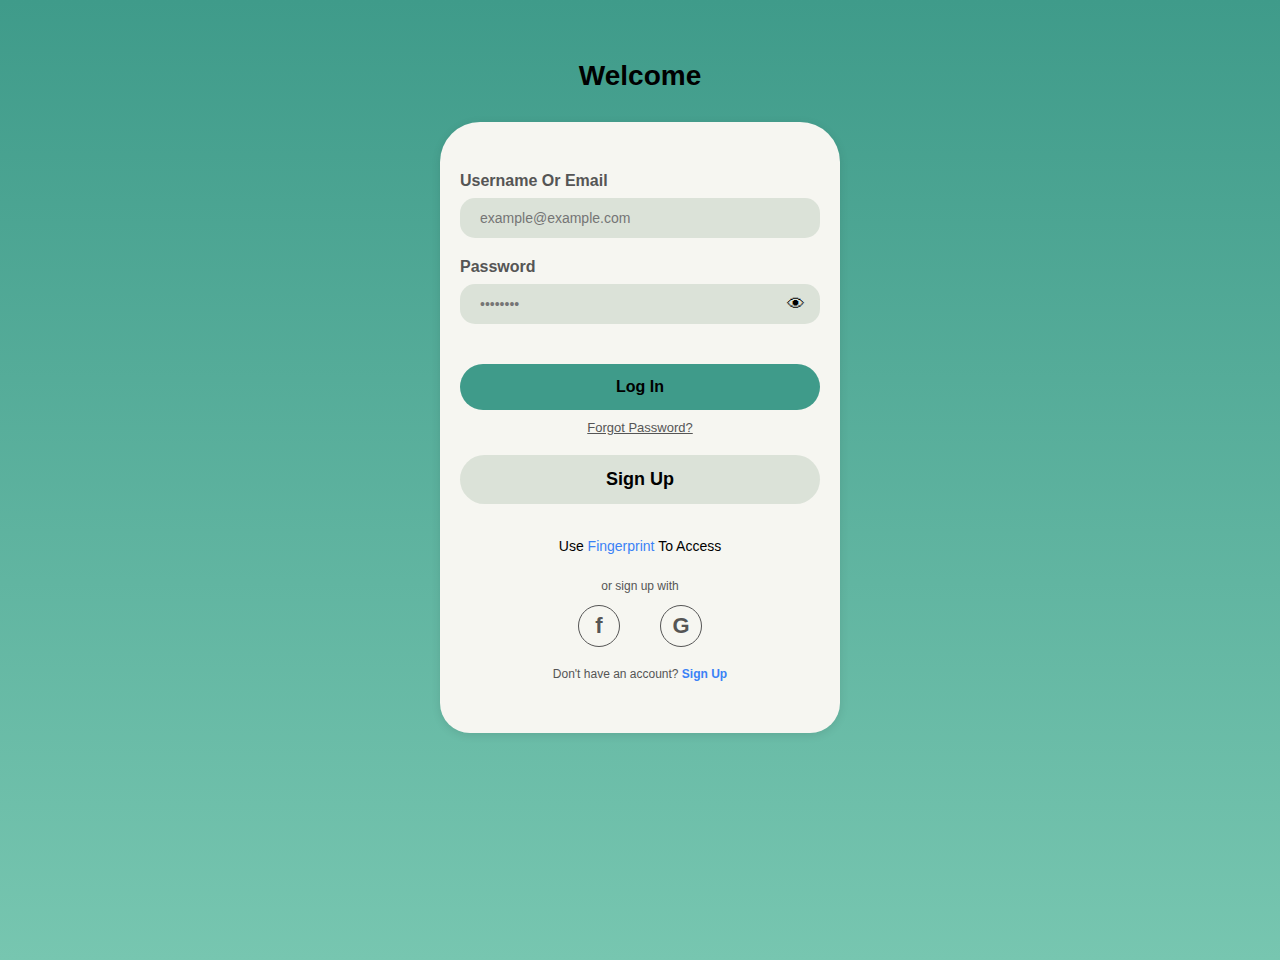
<file: index.html>
<!DOCTYPE html>
<html lang="en">
<head>
<meta charset="UTF-8" />
<meta name="viewport" content="width=device-width, initial-scale=1" />
<title>Login Screen</title>
<link rel="stylesheet" href="car.css" />
</head>
<body>
  <div class="wrapper">
    <h1 class="welcome-text">Welcome</h1>

    <div class="container">
      <form>
        <label for="email">Username Or Email</label>
        <input type="email" id="email" placeholder="example@example.com" />

        <label for="password">Password</label>
        <div class="password-wrapper">
          <input type="password" id="password" placeholder="••••••••" />
          <span class="eye-icon">&#128065;</span>
        </div>

        <button type="submit" class="login-btn">Log In</button>
        <a href="#" class="forgot-password" id="forgot-password">Forgot Password?</a>

        <button type="button" class="signup-btn" id="Sign-Up">Sign Up</button>

        <p class="fingerprint-text">
          Use <a href="#">Fingerprint</a> To Access
        </p>

        <div class="social-section">
          <p>or sign up with</p>
          <div class="social-icons">
            <div>f</div>
            <div>G</div>
          </div>
        </div>

        <p class="signup-link">
          Don't have an account? <a href="#">Sign Up</a>
        </p>
      </form>
    </div>
  </div>

  <script src="main.js"></script>
</body>
</html>
</file>
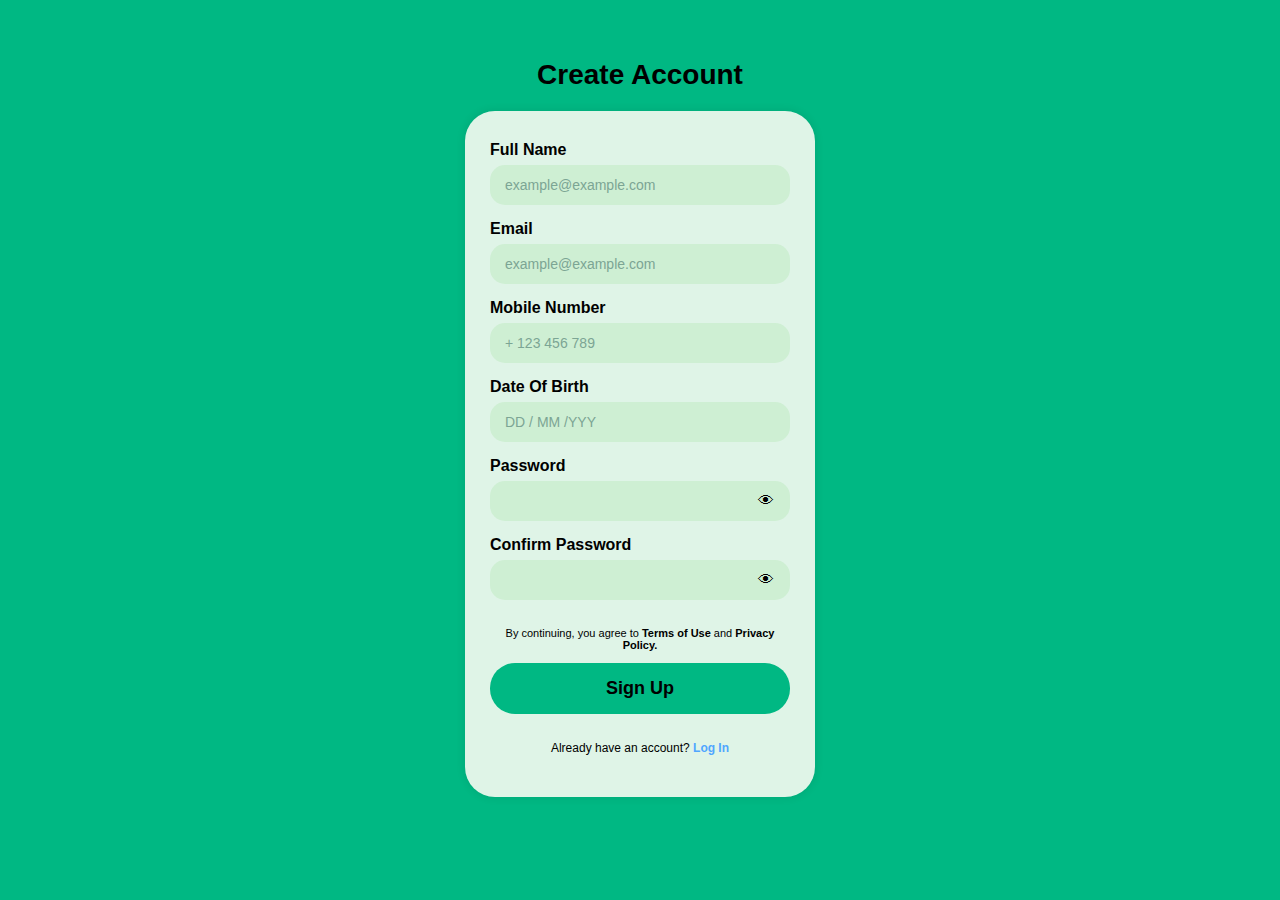
<file: Create Account.html>
<!DOCTYPE html>
<html lang="en">
<head>
  <meta charset="UTF-8" />
  <meta name="viewport" content="width=device-width, initial-scale=1.0"/>
  <title>Create Account</title>
  <link rel="stylesheet" href="Create Account.css" />
</head>
<body>
  <h1 class="page-title">Create Account</h1>
  <div class="container">
    <form id="signupForm">
      <label for="fullname">Full Name</label>
      <input type="text" id="fullname" placeholder="example@example.com" />

      <label for="email">Email</label>
      <input type="email" id="email" placeholder="example@example.com" />

      <label for="mobile">Mobile Number</label>
      <input type="tel" id="mobile" placeholder="+ 123 456 789" />

      <label for="dob">Date Of Birth</label>
      <input type="text" id="dob" placeholder="DD / MM /YYY" />

      <label for="password">Password</label>
      <div class="password-container">
        <input type="password" id="password" />
        <span class="toggle-password">&#128065;</span>
      </div>

      <label for="confirm-password">Confirm Password</label>
      <div class="password-container">
        <input type="password" id="confirm-password" />
        <span class="toggle-password">&#128065;</span>
      </div>

      <p class="terms">
        By continuing, you agree to
        <a href="#">Terms of Use</a> and
        <a href="#">Privacy Policy.</a>
      </p>

      <button type="submit" >Sign Up</button>

      <p class="login-link">
        Already have an account?
        <a href="#">Log In</a>
      </p>
    </form>
  </div>
  <script src="main.js"></script>
</body>
</html>
</file>
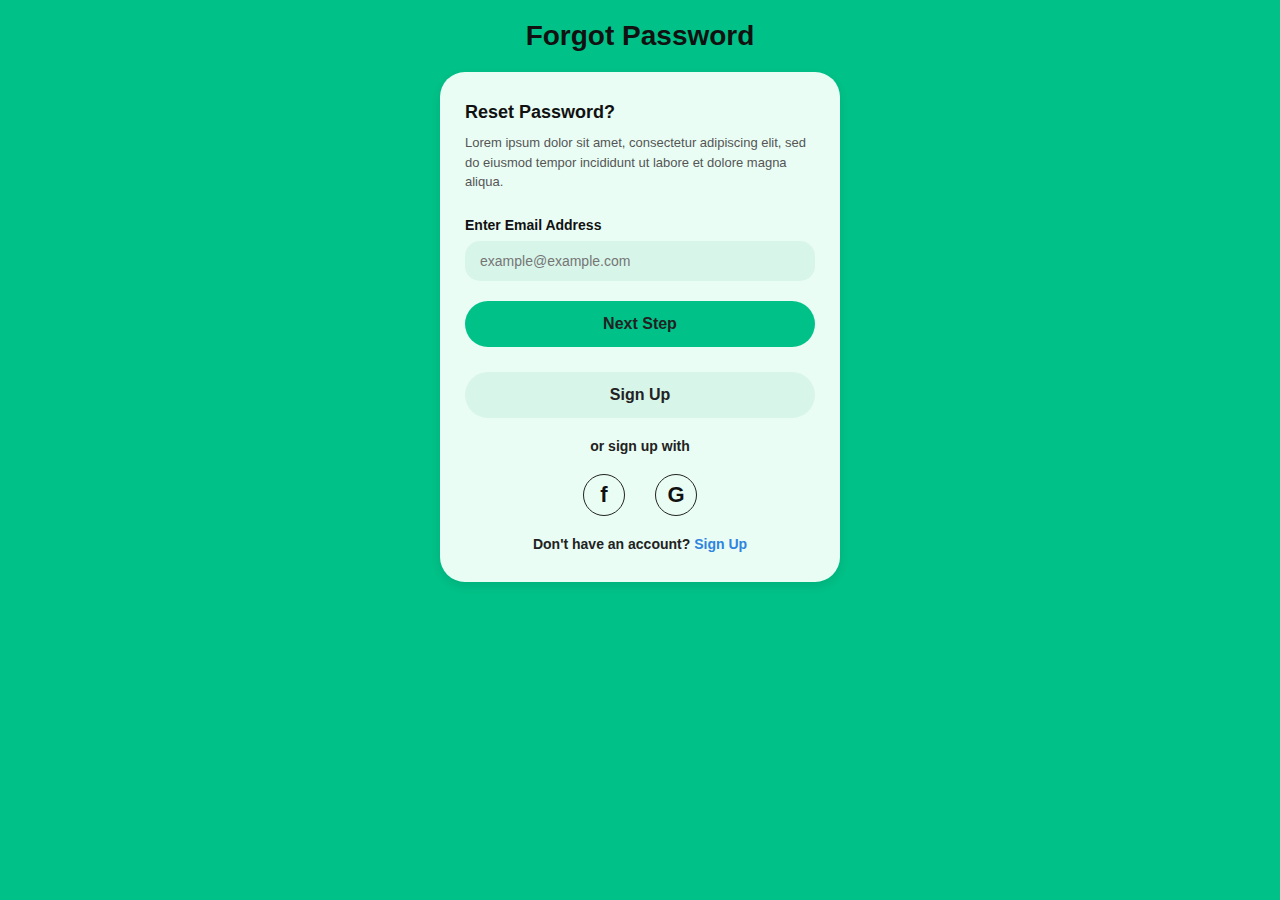
<file: Forgot Password.html>
<!DOCTYPE html>
<html lang="en">
<head>
  <meta charset="UTF-8" />
  <meta name="viewport" content="width=device-width, initial-scale=1" />
  <title>Forgot Password</title>
  <link rel="stylesheet" href="Forgot Password.css" />
</head>
<body>
  <header>
    <h1>Forgot Password</h1>
  </header>

  <main>
    <section class="reset-box">
      <h2>Reset Password?</h2>
      <p>
        Lorem ipsum dolor sit amet, consectetur adipiscing elit, sed do eiusmod tempor incididunt ut labore et dolore magna aliqua.
      </p>

      <label for="email">Enter Email Address</label>
      <input type="email" id="email" placeholder="example@example.com" />

      <button class="btn next-step">Next Step</button>
    </section>

    <button class="btn signup">Sign Up</button>

    <p class="or-text">or sign up with</p>

    <div class="social-icons">
      <div class="icon">f</div>
      <div class="icon">G</div>
    </div>

    <p class="signup-link">
      Don't have an account? <a href="#">Sign Up</a>
    </p>
  </main>

  
  <script src="main.js"></script>
</body>
</html>
</file>
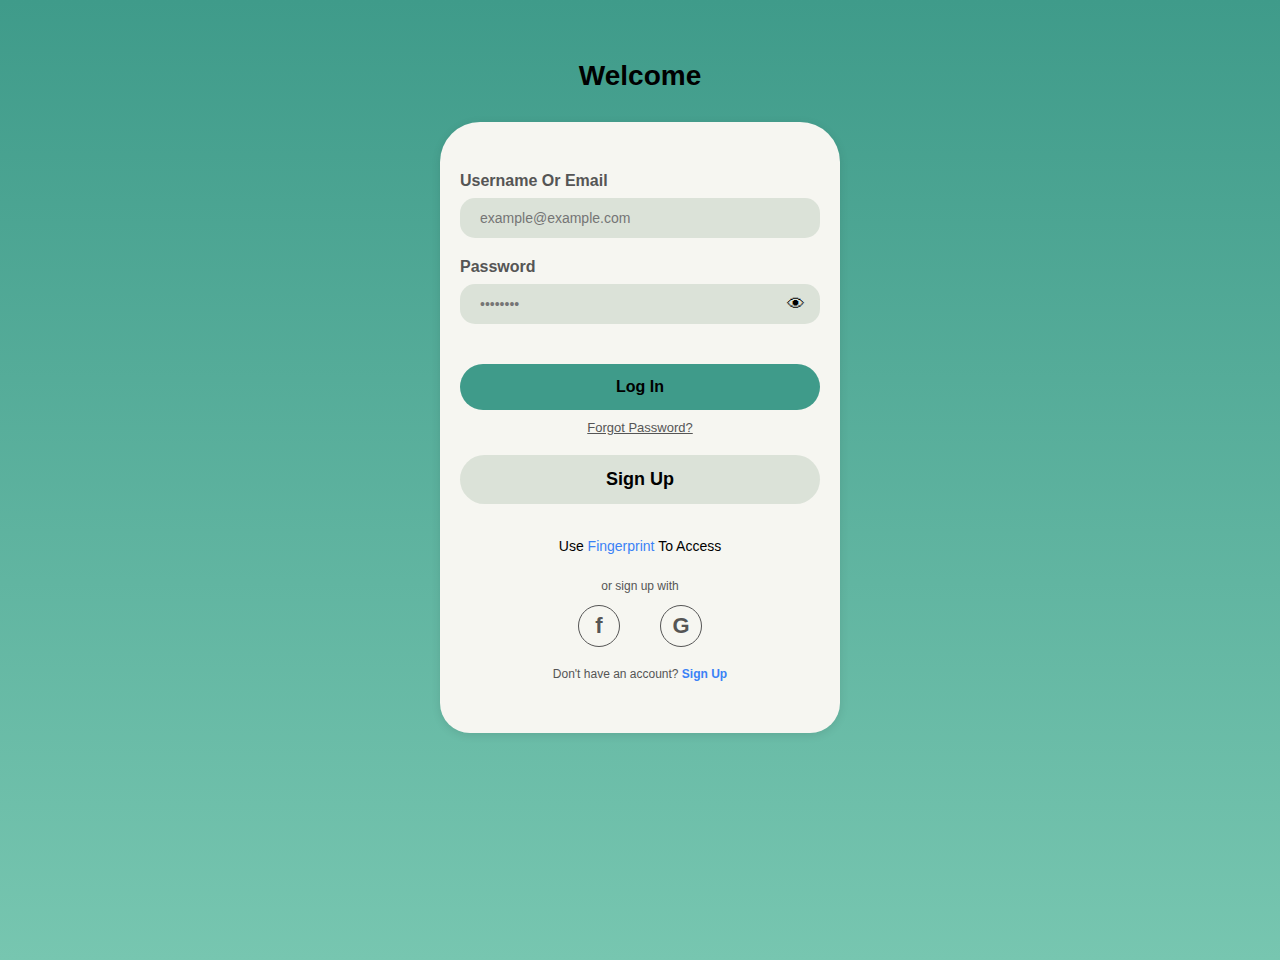
<file: Home.html>
<!DOCTYPE html>
<html lang="en">
<head>
  <meta charset="UTF-8" />
  <meta name="viewport" content="width=device-width, initial-scale=1" />
  <title>Finance Dashboard</title>
  <link rel="stylesheet" href="Home.css">
</head>
<body>

<div class="container">
  <div>
    <div class="header">Hi, Welcome Back</div>
    <div class="subheader">Good Morning</div>
  </div>

  <div class="balance-container">
    <div class="balance-item">
      <div class="balance-title">🗂 Total Balance</div>
      <div class="balance-amount" id="balance"></div>
    </div>
    <div class="balance-item" style="text-align:right;">
      <div class="balance-title">🗂 Total Expense</div>
      <div class="balance-amount expense" id="expense"></div> 
    </div>
  </div>

  <div class="progress-bar">
  <div class="progress" id="homeProgressBar"></div>
</div>
<div class="progress-text" id="homeProgressText"></div>


  <div class="card">
    <div class="icon-circle"><img src="photo/Car.png" alt=""></div>
    <div class="details">Savings <br /> On Goals</div>
    <div class="divider"></div>
    <div>
      <div>Revenue Last Week</div>
      <div class="bold">$4,000.00</div>
    </div>
    <div class="divider"></div>
    <div class="food">
      <div>Food Last Week</div>
      <div>-$100.00</div>
    </div>
  </div>

  <div class="toggle">
    <button id="daily-btn">Daily</button>
    <button id="weekly-btn">Weekly</button>
    <button id="monthly-btn" class="active">Monthly</button>
  </div>

  <div class="transactions">
   
  </div>
</div>

<div class="bottom-nav">
  <button class="active"><img src="photo/5Vector.png" alt=""></button>
  <button><img src="photo/Anal.png" alt=""></button>
  <button id="taha"><img src="photo/Transactions.png" alt=""></button>
  <button><img src="photo/Category.png" alt=""></button>
  <button><img src="photo/Profile.png" alt=""></button>
</div>

<script src="main.js"></script>
</body>
</html>
</file>
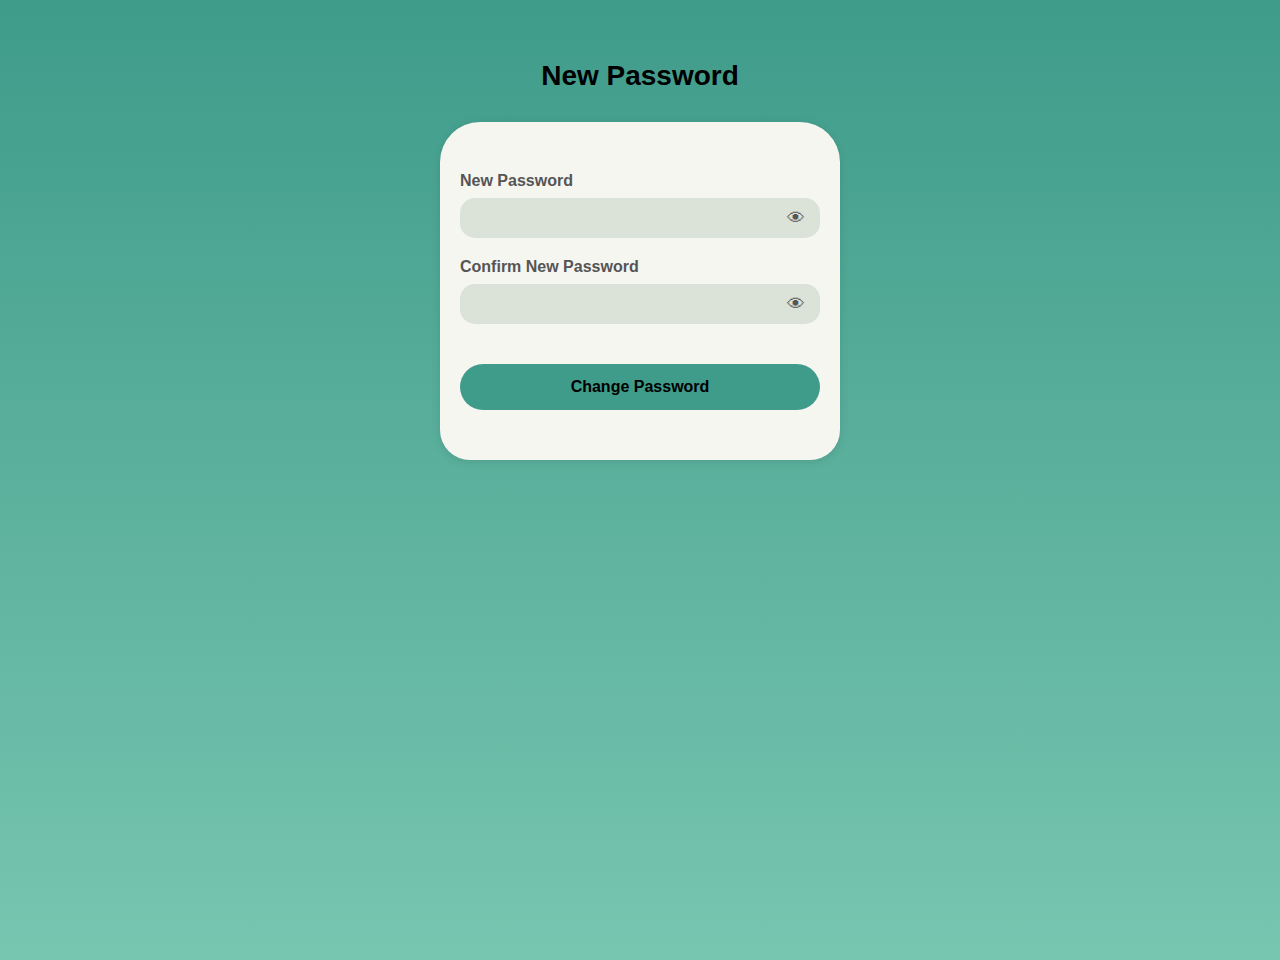
<file: New password.html>
<!DOCTYPE html>
<html lang="ar" dir="rtl">
<head>
  <meta charset="UTF-8" />
  <meta name="viewport" content="width=device-width, initial-scale=1" />
  <title>إعادة تعيين كلمة المرور</title>
  <link rel="stylesheet" href="New password.css" />
</head>
<body>
  <div class="wrapper">
    <h2 class="welcome-text">New Password</h2>
    <div class="container">
      <form id="resetPasswordForm">
        <label for="newPassword">New Password</label>
        <div class="password-wrapper">
          <input type="password" id="newPassword" name="newPassword" required />
          <span class="eye-icon" onclick="togglePassword('newPassword')">&#128065;</span>
        </div>

        <label for="confirmNewPassword">Confirm New Password</label>
        <div class="password-wrapper">
          <input type="password" id="confirmNewPassword" name="confirmNewPassword" required />
          <span class="eye-icon" onclick="togglePassword('confirmNewPassword')">&#128065;</span>
        </div>

        <button type="submit" class="change-password-btn">Change Password</button>
      </form>
    </div>
  </div>

  <script src="main.js"></script>
</body>
</html>
</file>
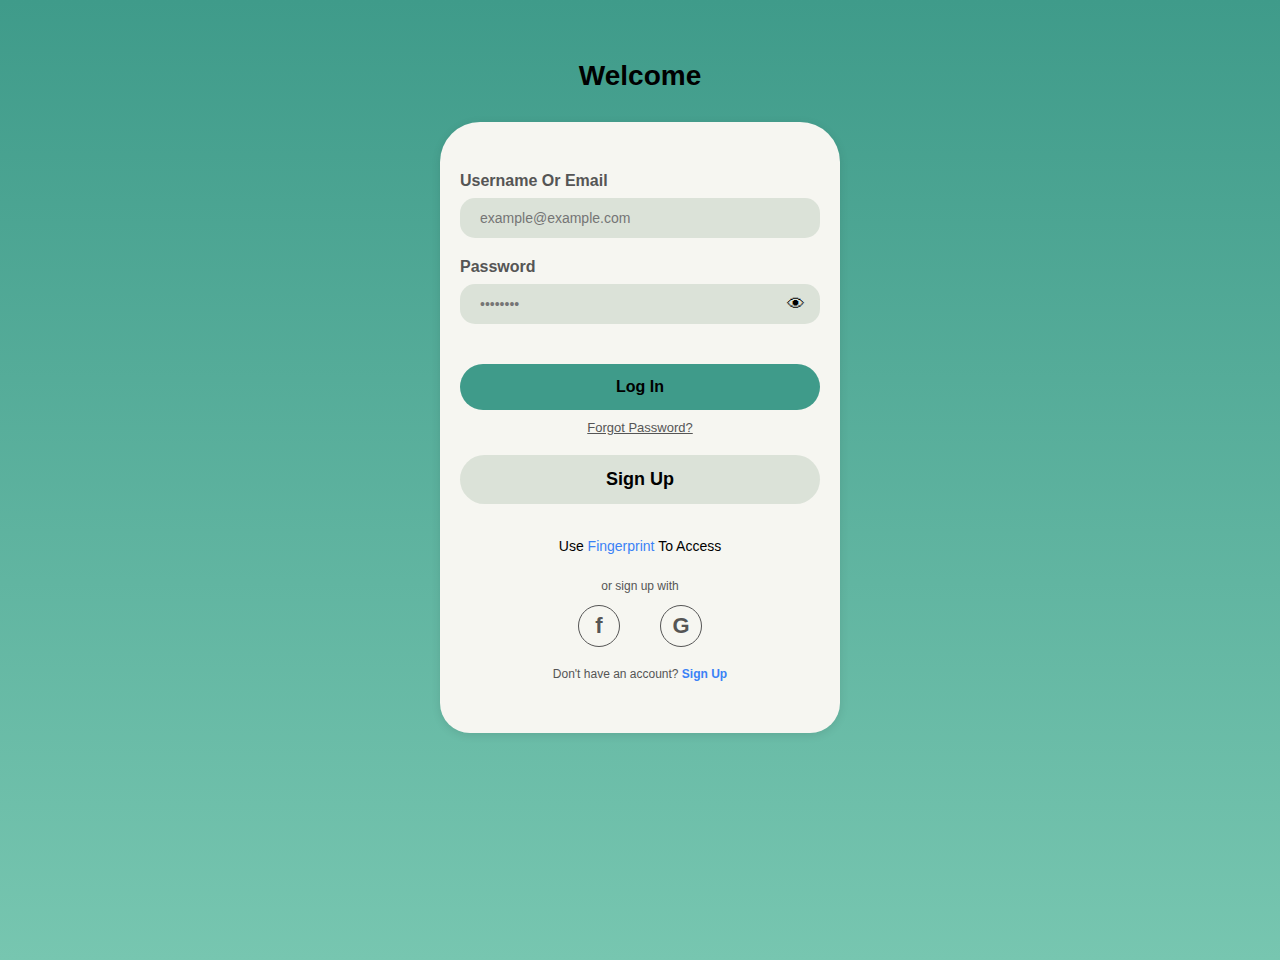
<file: Transaction.html>
<!DOCTYPE html>
<html lang="en">
<head>
  <meta charset="UTF-8" />
  <meta name="viewport" content="width=device-width, initial-scale=1" />
  <title>Transaction</title>
  <link rel="stylesheet" href="Transaction.css">
</head>
<body>

<div class="container">
  <div class="top-header">
    <div class="back">←</div>
    <div class="title">Transaction</div>
    <div class="bell"><img src="photo/3Vector.png" alt=""></div>
  </div>

 <div class="balance-summary">
  <div class="balance-title">Total Balance</div>
  <div class="balance-amount" id="totalBalance">$0.00</div>
</div>

<div class="balance-container">
  <div class="balance-item">
    <div class="balance-title">🗂 Total Balance</div>
    <div class="balance-amount" id="totalBalance2">$0.00</div>
  </div>
  <div class="balance-item" style="text-align:right;">
    <div class="balance-title">🗂 Total Expense</div>
    <div class="balance-amount expense" id="totalExpense">-$0.00</div>
  </div>
</div>

<div class="progress-bar">
  <div class="progress" id="transactionProgressBar"></div>
</div>
<div class="progress-text" id="transactionProgressText">Loading...</div>




  <div class="transactions">
    <h3>April</h3>
    <div class="transaction">
      <div class="transaction-icon">💼</div>
      <div class="transaction-info">
        <strong>Salary</strong>
        <div class="transaction-date">18:27 - April 30</div>
      </div>
      <div class="transaction-category">Monthly</div>
      <div class="transaction-amount">$4,000.00</div>
    </div>
    <div class="transaction">
      <div class="transaction-icon">🛍️</div>
      <div class="transaction-info">
        <strong>Groceries</strong>
        <div class="transaction-date">17:00 - April 24</div>
      </div>
      <div class="transaction-category">Pantry</div>
      <div class="transaction-amount negative">-$100.00</div>
    </div>
    <div class="transaction">
      <div class="transaction-icon">🏠</div>
      <div class="transaction-info">
        <strong>Rent</strong>
        <div class="transaction-date">8:30 - April 15</div>
      </div>
      <div class="transaction-category">Rent</div>
      <div class="transaction-amount negative">-$674.40</div>
    </div>
    <div class="transaction">
      <div class="transaction-icon">🚗</div>
      <div class="transaction-info">
        <strong>Transport</strong>
        <div class="transaction-date">9:30 - April 08</div>
      </div>
      <div class="transaction-category">Fuel</div>
      <div class="transaction-amount negative">-$4.13</div>
    </div>

    <h3>March</h3>
    <div class="transaction">
      <div class="transaction-icon">🍽️</div>
      <div class="transaction-info">
        <strong>Food</strong>
        <div class="transaction-date">19:30 - March 31</div>
      </div>
      <div class="transaction-category">Dinner</div>
      <div class="transaction-amount negative">-$70.40</div>
    </div>
  </div>
</div>

<div class="bottom-nav">
  <button id="active"><img src="photo/5Vector.png" alt=""></button>
  <button><img src="photo/Anal.png" alt=""></button>
  <button class="active"><img src="photo/Transactions.png" alt=""></button>
  <button><img src="photo/Category.png" alt=""></button>
  <button><img src="photo/Profile.png" alt=""></button>
</div>


<script src="main.js"></script>
</body>
</html>
</file>
<file: car.css>
body {
  margin: 0;
  font-family: Arial, sans-serif;
  background: linear-gradient(180deg, #3f9b8a 0%, #77c6b0 100%);
  display: flex;
  justify-content: center;
  align-items: flex-start;
  height: 100vh;
  padding-top: 60px;
}

.wrapper {
  width: 90%;
  max-width: 400px;
}

.welcome-text {
  color: #000;
  font-weight: 700;
  font-size: 28px;
  margin: 0 0 30px 0;
  text-align: center;
}

.container {
  background: #f6f6f1;
  border-radius: 40px 40px 30px 30px;
  padding: 30px 20px 40px;
  box-sizing: border-box;
  box-shadow: 0 2px 10px rgb(0 0 0 / 0.1);
}

label {
  display: block;
  font-weight: 600;
  color: #555;
  margin-bottom: 8px;
  margin-top: 20px;
}

input[type="email"], input[type="password"] {
  width: 100%;
  padding: 12px 20px;
  font-size: 14px;
  border-radius: 15px;
  border: none;
  background-color: #dbe2d8;
  color: #999;
  box-sizing: border-box;
}

.password-wrapper {
  position: relative;
}

.password-wrapper input {
  padding-right: 40px;
}

.eye-icon {
  position: absolute;
  right: 15px;
  top: 50%;
  transform: translateY(-50%);
  font-size: 18px;
  cursor: pointer;
}

button.login-btn {
  background-color: #3f9b8a;
  color: #000;
  font-weight: 600;
  font-size: 16px;
  border: none;
  padding: 14px 0;
  width: 100%;
  border-radius: 40px;
  margin: 40px 0 10px 0;
  cursor: pointer;
}

.forgot-password {
  text-align: center;
  font-size: 13px;
  color: #555;
  margin-bottom: 20px;
  display: block;
}

button.signup-btn {
  background-color: #dbe2d8;
  color: #000;
  font-weight: 700;
  font-size: 18px;
  border: none;
  padding: 14px 0;
  width: 100%;
  border-radius: 40px;
  margin-bottom: 20px;
  cursor: pointer;
}

.fingerprint-text {
  text-align: center;
  font-size: 14px;
  margin-bottom: 25px;
  color: #000;
}

.fingerprint-text a {
  color: #3b82f6; 
  text-decoration: none;
}

.social-section {
  text-align: center;
  font-size: 12px;
  color: #555;
  margin-bottom: 20px;
}

.social-icons {
  display: flex;
  justify-content: center;
  gap: 40px;
  margin-top: 10px;
  margin-bottom: 20px;
}

.social-icons div {
  border: 1.5px solid #555;
  width: 40px;
  height: 40px;
  border-radius: 50%;
  line-height: 40px;
  font-weight: 700;
  font-size: 22px;
  color: #555;
  cursor: pointer;
  user-select: none;
}

.signup-link {
  font-size: 12px;
  text-align: center;
  color: #555;
}

.signup-link a {
  color: #3b82f6;
  text-decoration: none;
  font-weight: 600;
}
</file>
<file: Create Account.css>
* {
  box-sizing: border-box;
}

body {
  margin: 0;
  font-family: 'Segoe UI', Tahoma, Geneva, Verdana, sans-serif;
  background-color: #00B883; 
  display: flex;
  flex-direction: column;
  align-items: center;
  padding: 40px 10px 10px;
  min-height: 100vh;
}

.page-title {
  color: #000000; 
  font-weight: 700;
  font-size: 28px;
  margin-bottom: 20px;
  text-align: center;
}

.container {
  background-color: #DFF4E7; 
  width: 90vw;
  max-width: 350px;
  border-radius: 30px;
  padding: 30px 25px;
  color: #000;
  box-shadow: 0 0 10px rgba(0,0,0,0.1);
}

form label {
  display: block;
  font-weight: 600;
  margin-bottom: 6px;
  color: #000;
}

input[type="text"],
input[type="email"],
input[type="tel"],
input[type="password"] {
  width: 100%;
  padding: 12px 15px;
  border-radius: 15px;
  border: none;
  background-color: #ceefd3;;
  margin-bottom: 15px;
  font-size: 14px;
  color: #000;
}

::placeholder {
  color: #7CA594;
}

.password-container {
  position: relative;
}

.toggle-password {
  position: absolute;
  right: 12px;
  top: 36%;
  transform: translateY(-50%);
  width: 24px;
  height: 24px;
  cursor: pointer;
  fill: #006B4A;
  transition: fill 0.3s ease;
  pointer-events: auto;
  display: flex;
  align-items: center;
  justify-content: center;
}

.terms {
  font-size: 11px;
  color: #000;
  text-align: center;
  margin: 12px 0;
}

.terms a {
  font-weight: 700;
  text-decoration: none;
  color: #000;
}

button {
  width: 100%;
  padding: 15px 0;
  border-radius: 25px;
  border: none;
  background-color: #00B883;
  font-weight: 700;
  font-size: 18px;
  cursor: pointer;
  color: #000;
  margin-bottom: 15px;
}

.login-link {
  font-size: 12px;
  color: #000;
  text-align: center;
}

.login-link a {
  color: #50A6FF;
  text-decoration: none;
  font-weight: 600;
}
</file>
<file: Home.css>
* {
  box-sizing: border-box;
}
body {
  margin: 0;
  font-family: 'Segoe UI', Tahoma, Geneva, Verdana, sans-serif;
  background: #E6F2E8;
  color: #000;
}
.container {
  max-width: 400px;
  margin: auto;
  background: #00B386;
  border-radius: 30px 30px 0 0;
  padding: 20px;
  color: #000;
}
.header {
  color: #000;
  font-weight: 700;
  font-size: 1.5em;
}
.subheader {
  font-weight: 400;
  font-size: 0.9em;
}
.balance-container {
  display: flex;
  justify-content: space-between;
  margin-top: 15px;
}
.balance-item {
  flex: 1;
}
.balance-title {
  font-weight: 500;
  font-size: 0.9em;
  align-items: center;
  gap: 5px;
}
.balance-amount {
  font-weight: 700;
  font-size: 1.3em;
  margin-top: 5px;
  color: rgb(239, 237, 237);
}
.expense {
  color: #3366FF;
}
.progress-bar {
  margin-top: 15px;
  background: #004B33;
  border-radius: 20px;
  overflow: hidden;
}
.progress {
  background: #33D68F;
  width: 30%;
  height: 10px;
}
.progress-text {
  margin-top: 5px;
  font-weight: 600;
  font-size: 0.9em;
}
.card {
  background: #DFF7E2;
  border-radius: 15px;
  padding: 15px 20px;
  margin: 20px 0;
  color: #000;
  display: flex;
  align-items: center;
  justify-content: space-between;
}
.icon-circle {
  background: #00FFB7;
  border-radius: 50%;
  padding: 12px;
  width: 50px;
  height: 50px;
  display: flex;
  justify-content: center;
  align-items: center;
  
}
.details {
  flex: 1;
  margin-left: 15px;
}
.bold {
  font-weight: 700;
}
.divider {
  border-left: 1px solid #00664d;
  height: 50px;
  margin: 0 15px;
}
.food {
  display: flex;
  flex-direction: column;
  align-items: flex-end;
  font-weight: 700;
  font-size: 1.1em;
  color: #3366FF;
}
.toggle {
  background: #D9F0E4;
  border-radius: 25px;
  padding: 10px 20px;
  display: flex;
  justify-content: center;
  gap: 10px;
  margin-bottom: 20px;
}
.toggle button {
  border: none;
  background: transparent;
  padding: 8px 20px;
  border-radius: 20px;
  font-weight: 700;
  cursor: pointer;
  color: #00664d;
}
.toggle button.active {
  background: #00B386;
  color: #fff;
}
.transactions {
  background: #E6F2E8;
  border-radius: 20px;
  padding: 15px;
  margin-bottom: 60px;
}
.transaction {
  display: flex;
  align-items: center;
  margin-bottom: 15px;
  gap: 15px;
}
.transaction-icon {
  background: #3399FF;
  padding: 12px;
  border-radius: 50%;
  color: white;
  font-size: 1.2em;
  min-width: 50px;
  text-align: center;
}
.transaction-info {
  flex: 1;
  font-size: 0.9em;
}
.transaction-info strong {
  display: block;
  font-weight: 700;
}
.transaction-date {
  color: #3366FF;
  font-weight: 700;
  font-size: 0.85em;
}
.transaction-category {
  font-size: 0.8em;
  color: #00664d;
}
.transaction-amount {
  font-weight: 700;
}
.transaction-amount.negative {
  color: #3366FF;
}
.bottom-nav {
  position: fixed;
  bottom: 0;
  left: 50%;
  transform: translateX(-50%);
  width: 100%;
  max-width: 400px;
  background: #DFF7E2;
  display: flex;
  justify-content: space-around;
  padding: 12px 0;
  border-top: 2px solid #D9F0E4;
  box-shadow: 0 -2px 10px rgba(0, 0, 0, 0.05);
  border-radius: 20px 20px 0 0;
  z-index: 999;
}

.bottom-nav button {
  background: transparent;
  border: none;
  cursor: pointer;
  font-size: 1.4em;
  color: #00664d;
}
.bottom-nav button.active {
  background: #00B386;
  color: #fff;
  border-radius: 10px;
  padding: 5px 12px;
}
</file>
<file: New password.css>
body {
  margin: 0;
  font-family: Arial, sans-serif;
  background: linear-gradient(180deg, #3f9b8a 0%, #77c6b0 100%);
  display: flex;
  justify-content: center;
  align-items: flex-start;
  height: 100vh;
  padding-top: 60px;
}

.wrapper {
  width: 90%;
  max-width: 400px;
}

.welcome-text {
  color: #000;
  font-weight: 700;
  font-size: 28px;
  margin: 0 0 30px 0;
  text-align: center;
}

.container {
  background: #f6f6f1;
  border-radius: 40px 40px 30px 30px;
  padding: 30px 20px 40px;
  box-sizing: border-box;
  box-shadow: 0 2px 10px rgb(0 0 0 / 0.1);
}

label {
  display: block;
  font-weight: 600;
  color: #555;
  margin-bottom: 8px;
  margin-top: 20px;
  text-align: left;
}

input[type="password"] {
  width: 100%;
  padding: 12px 20px;
  font-size: 14px;
  border-radius: 15px;
  border: none;
  background-color: #dbe2d8;
  color: #999;
  box-sizing: border-box;
}

.password-wrapper {
  position: relative;
}

.password-wrapper input {
  padding-right: 40px;
}

.eye-icon {
  position: absolute;
  right: 15px;
  top: 50%;
  transform: translateY(-50%);
  font-size: 18px;
  cursor: pointer;
  color: #555;
  user-select: none;
}

button.change-password-btn {
  background-color: #3f9b8a;
  color: #000;
  font-weight: 600;
  font-size: 16px;
  border: none;
  padding: 14px 0;
  width: 100%;
  border-radius: 40px;
  margin: 40px 0 10px 0;
  cursor: pointer;
  transition: background-color 0.3s ease;
}

button.change-password-btn:hover {
  background-color: #36806f;
}
</file>
<file: Transaction.css>
* {
  box-sizing: border-box;
}
body {
  margin: 0;
  font-family: 'Segoe UI', Tahoma, Geneva, Verdana, sans-serif;
  background: #E6F2E8;
  color: #000;
}

.container {
  max-width: 400px;
  margin: auto;
  background: #00B386;
  border-radius: 30px 30px 0 0;
  padding: 20px;
  padding-bottom: 100px; 
  color: #000;
}
.container .top-header{
    display: flex;
    justify-content: space-between;
}
.container .top-header .title{
    font-weight: bold;
    font-size: 1.4rem;
}
.container .top-header .back {
    font-weight: 700;
    font-size: 1.7em; 
}
.header-row {
  display: flex;
  justify-content: space-between;
  align-items: center;
  font-weight: 700;
  font-size: 1.2em;
  margin-bottom: 10px;
}

.balance-box {
  background: #fff;
  padding: 15px;
  border-radius: 15px;
  text-align: center;
  margin-bottom: 15px;
}

.balance-box .balance-label {
  font-size: 0.9em;
  color: #444;
}

.balance-box .balance-main {
  font-size: 1.6em;
  font-weight: bold;
}

.balance-container {
  display: flex;
  justify-content: space-between;
  margin-top: 15px;
}

.balance-item {
  flex: 1;
}

.balance-summary {
  background: #F1FFF3;
  border-radius: 15px;
  padding: 20px;
  text-align: center;
  margin: 20px auto 15px;
  width: 90%;
  max-width: 300px;
  box-shadow: 0 2px 8px rgba(0, 0, 0, 0.05);
}

.balance-summary .summary-title {
  font-size: 1em;
  color: #666;
  margin-bottom: 10px; 
}

.balance-summary .summary-amount {
  font-size: 2em;         
  font-weight: 800;       
  color: #000;
}

.balance-container .balance-item:first-child .balance-amount {
  color: white;
}


.expense {
  color: #3366FF;
}

.progress-bar {
  margin-top: 15px;
  background: #004B33;
  border-radius: 20px;
  overflow: hidden;
}

.progress {
  background: #33D68F;
  width: 30%;
  height: 10px;
}

.progress-text {
  margin-top: 5px;
  font-weight: 600;
  font-size: 0.9em;
}

.transactions h3 {
  margin: 25px 0 10px;
  font-size: 1.1em;
  font-weight: 700;
}
.transactions{
    background-color: #F1FFF3;
    padding:  5px ;
    border-radius: 10px;
}
.transaction {
  display: flex;
  align-items: center;
  margin-bottom: 15px;
  gap: 15px;
}

.transaction-icon {
  padding: 12px;
  border-radius: 50%;
  color: white;
  font-size: 1.2em;
  min-width: 50px;
  text-align: center;
}

.transaction-icon.blue {
  background: #3399FF;
}

.transaction-info {
  flex: 1;
  font-size: 0.9em;
}

.transaction-info strong {
  display: block;
  font-weight: 700;
}

.transaction-date {
  color: #3366FF;
  font-weight: 700;
  font-size: 0.85em;
}

.transaction-category {
  font-size: 0.8em;
  color: #00664d;
}

.transaction-amount {
  font-weight: 700;
}

.transaction-amount.negative {
  color: #3366FF;
}

.bottom-nav {
  position: fixed;
  bottom: 0;
  left: 50%;
  transform: translateX(-50%);
  width: 100%;
  max-width: 400px;
  background: #D9F0E4;
  display: flex;
  justify-content: space-around;
  padding: 15px 0;
  border-radius: 20px 20px 0 0;
  z-index: 999;
}

.bottom-nav button {
  background: transparent;
  border: none;
  cursor: pointer;
  font-size: 1.4em;
  color: #00664d;
}

.bottom-nav button.active {
  background: #00B386;
  color: #fff;
  border-radius: 10px;
  padding: 5px 12px;
}
</file>
<file: Forgot Password.css>
/* Reset */
* {
  margin: 0;
  padding: 0;
  box-sizing: border-box;
}

/* Body and overall styling */
body {
  font-family: 'Segoe UI', Tahoma, Geneva, Verdana, sans-serif;
  background-color: #00c288;
  color: #111;
  min-height: 100vh;
  padding: 20px 15px;
  display: flex;
  flex-direction: column;
  align-items: center;
}

/* Header title */
header h1 {
  font-weight: 900;
  font-size: 28px;
  margin-bottom: 20px;
  width: 100%;
  max-width: 400px;
  text-align: center;
}

/* Main container */
main {
  background-color: #e9fdf4;
  border-radius: 25px;
  padding: 30px 25px;
  width: 100%;
  max-width: 400px;
  box-shadow: 0 4px 12px rgba(0,0,0,0.1);
  text-align: left;
}

/* Reset Password Section */
.reset-box h2 {
  font-weight: 900;
  font-size: 18px;
  margin-bottom: 10px;
}

.reset-box p {
  font-size: 13px;
  color: #555;
  margin-bottom: 25px;
  line-height: 1.5;
}

/* Labels and inputs */
label {
  display: block;
  font-weight: 600;
  margin-bottom: 8px;
  font-size: 14px;
}

input[type="email"] {
  width: 100%;
  padding: 12px 15px;
  border-radius: 15px;
  border: none;
  background-color: #d8f5ea;
  font-size: 14px;
  margin-bottom: 20px;
  outline: none;
}

/* Buttons */
.btn {
  display: block;
  width: 100%;
  border-radius: 25px;
  font-weight: 700;
  font-size: 16px;
  padding: 14px 0;
  cursor: pointer;
  border: none;
  transition: background-color 0.3s ease;
}

.next-step {
  background-color: #00c288;
  color: #222;
  margin-bottom: 25px;
}

.next-step:hover {
  background-color: #00a976;
}

.signup {
  background-color: #d8f5ea;
  color: #222;
  margin-bottom: 20px;
}

/* "or sign up with" text */
.or-text {
  text-align: center;
  font-weight: 700;
  font-size: 14px;
  margin-bottom: 20px;
  color: #222;
}

/* Social Icons */
.social-icons {
  display: flex;
  justify-content: center;
  gap: 30px;
  margin-bottom: 20px;
}

.icon {
  width: 42px;
  height: 42px;
  border-radius: 50%;
  border: 1.5px solid #222;
  font-weight: 900;
  font-size: 22px;
  line-height: 42px;
  cursor: pointer;
  display: flex;
  justify-content: center;
  align-items: center;
  user-select: none;
}

/* Signup link */
.signup-link {
  font-size: 14px;
  font-weight: 600;
  text-align: center;
  color: #222;
}

.signup-link a {
  color: #2f84e0;
  text-decoration: none;
  font-weight: 700;
}

.signup-link a:hover {
  text-decoration: underline;
}

/* Responsive */
@media (max-width: 420px) {
  body {
    padding: 15px 10px;
  }
  main {
    padding: 25px 20px;
  }
}
</file>
